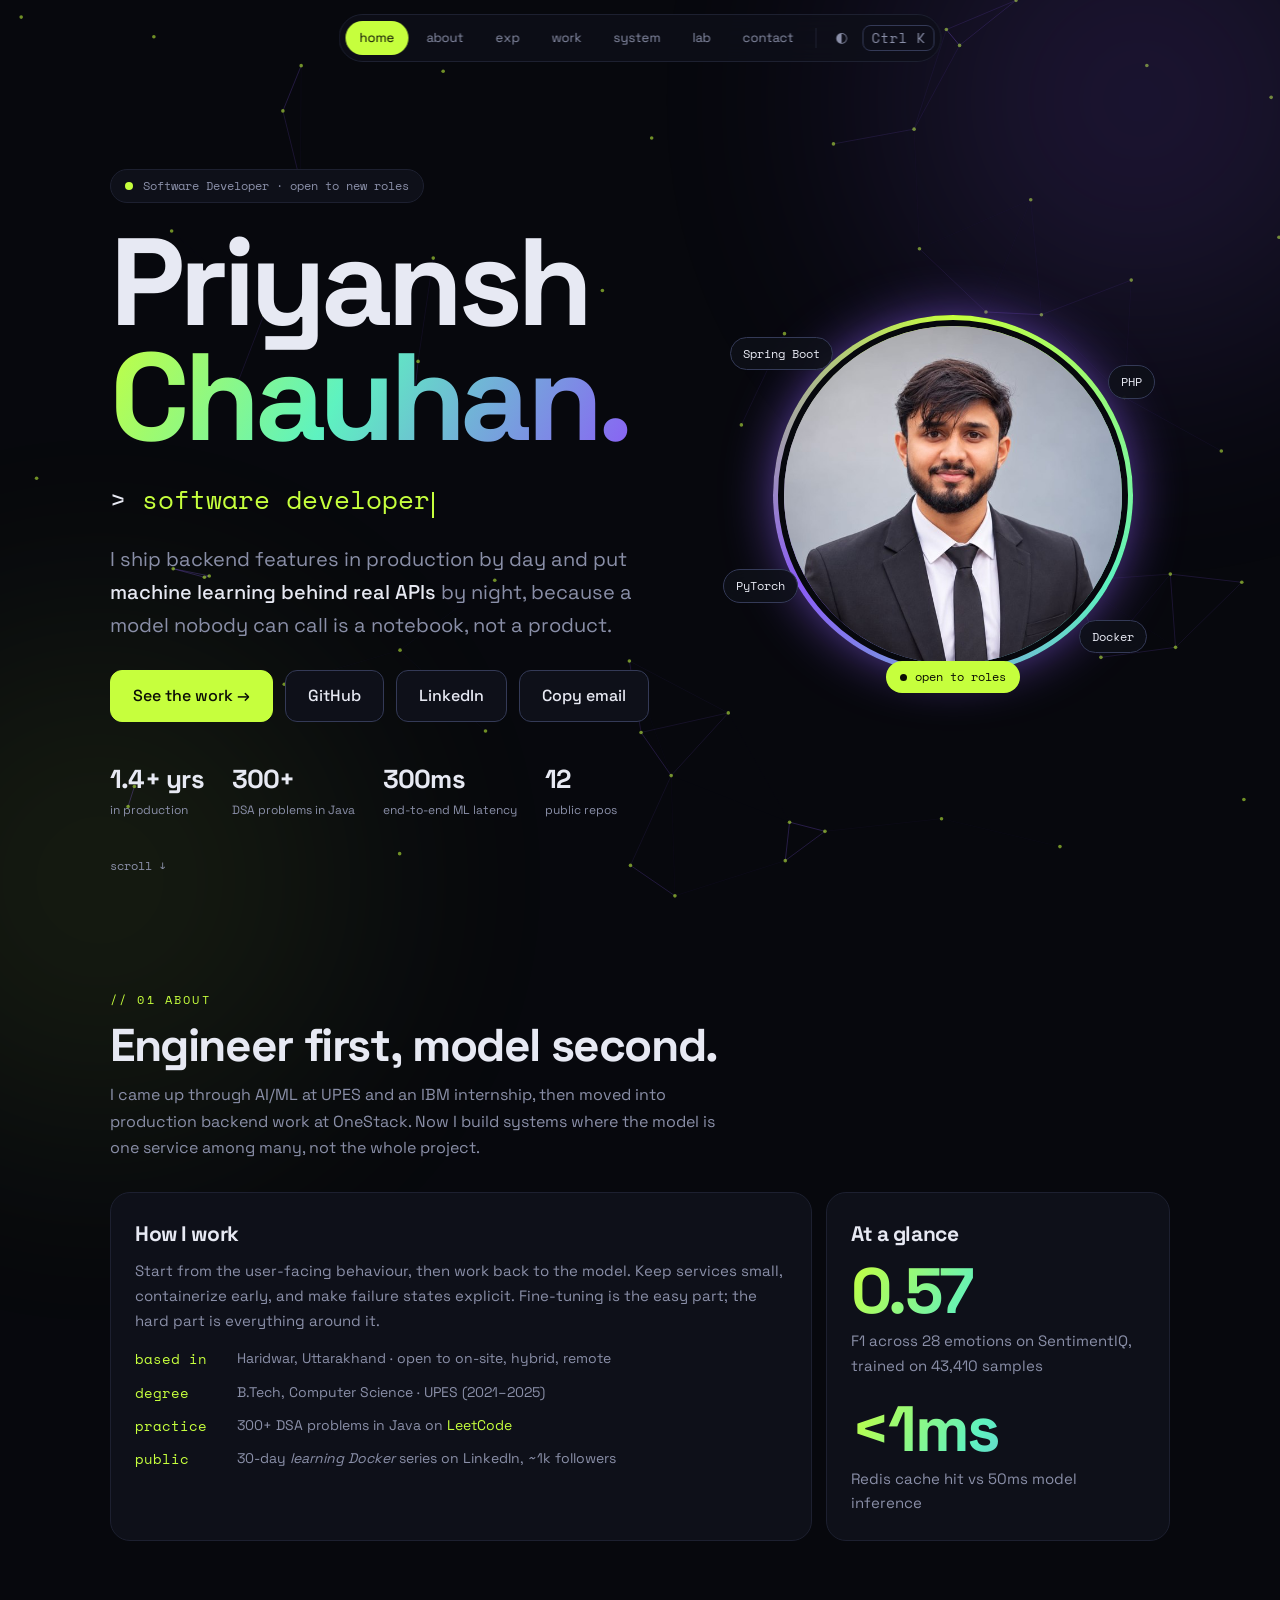
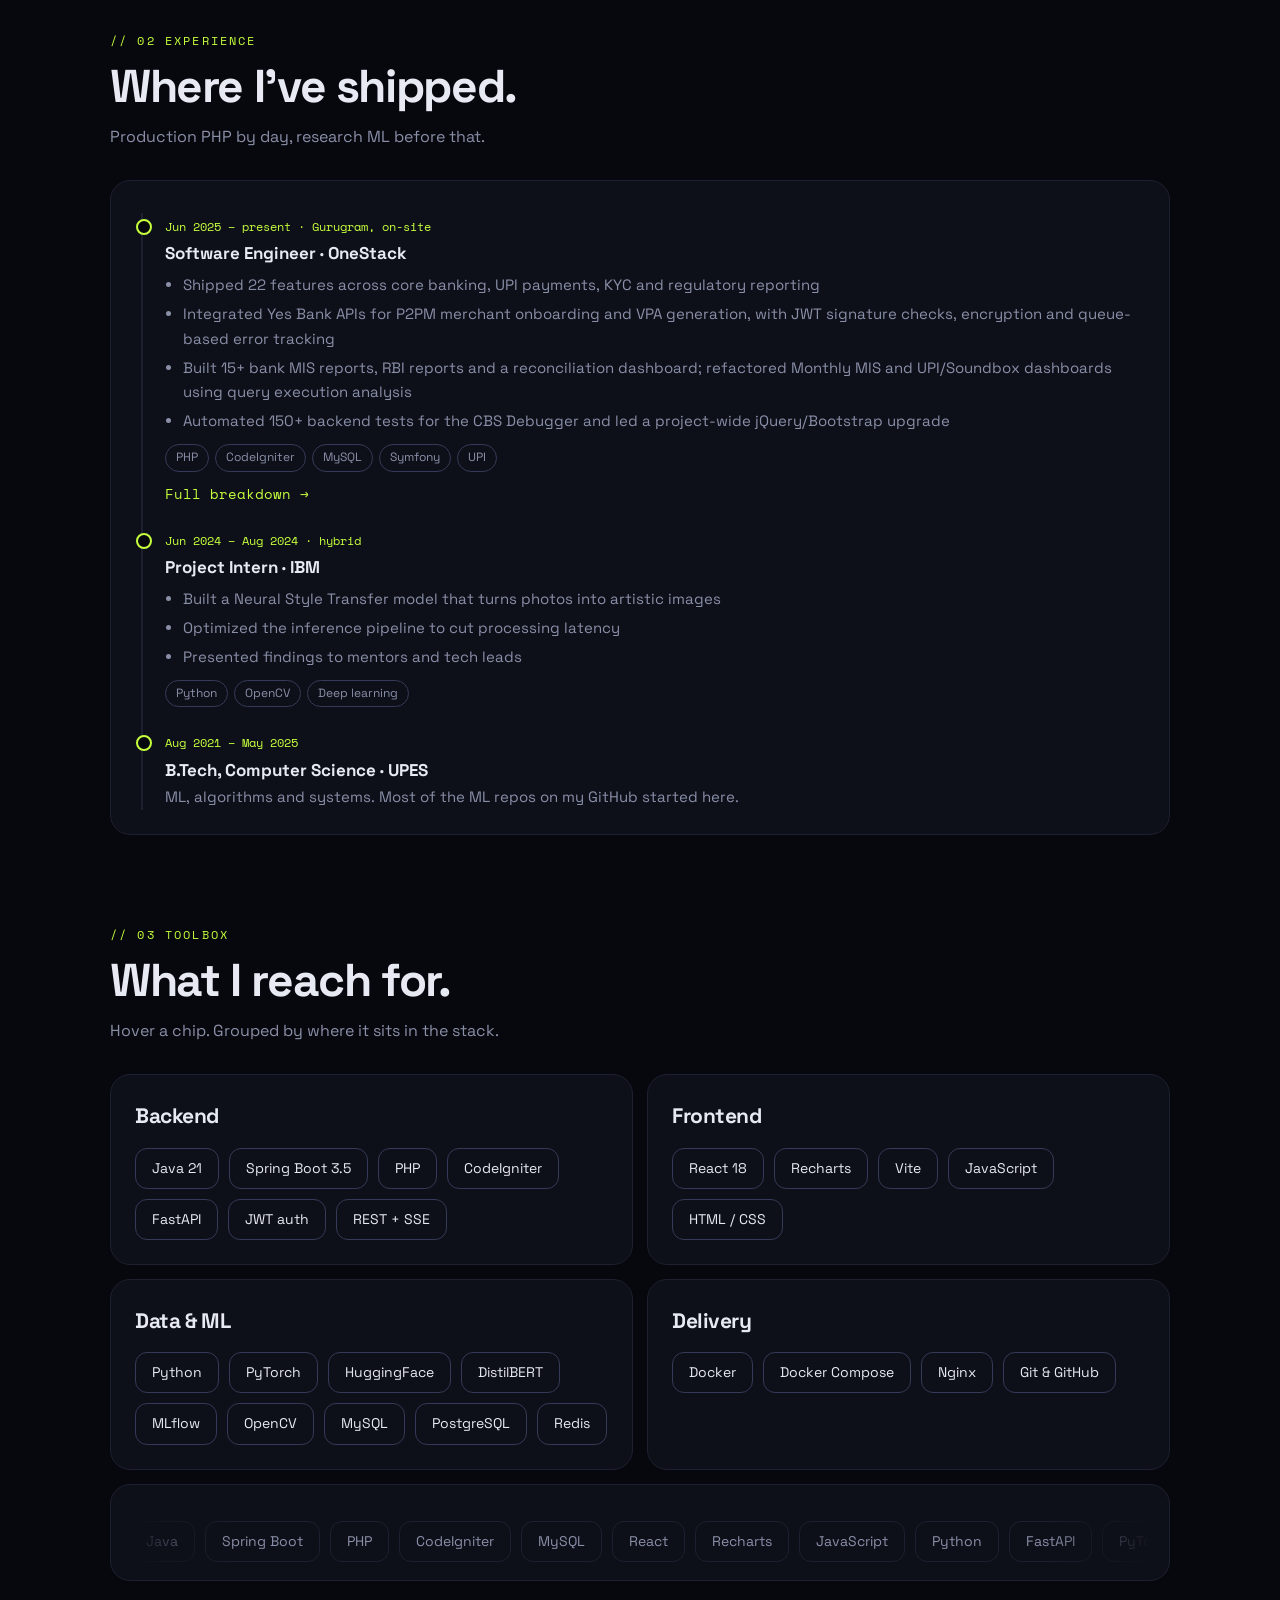
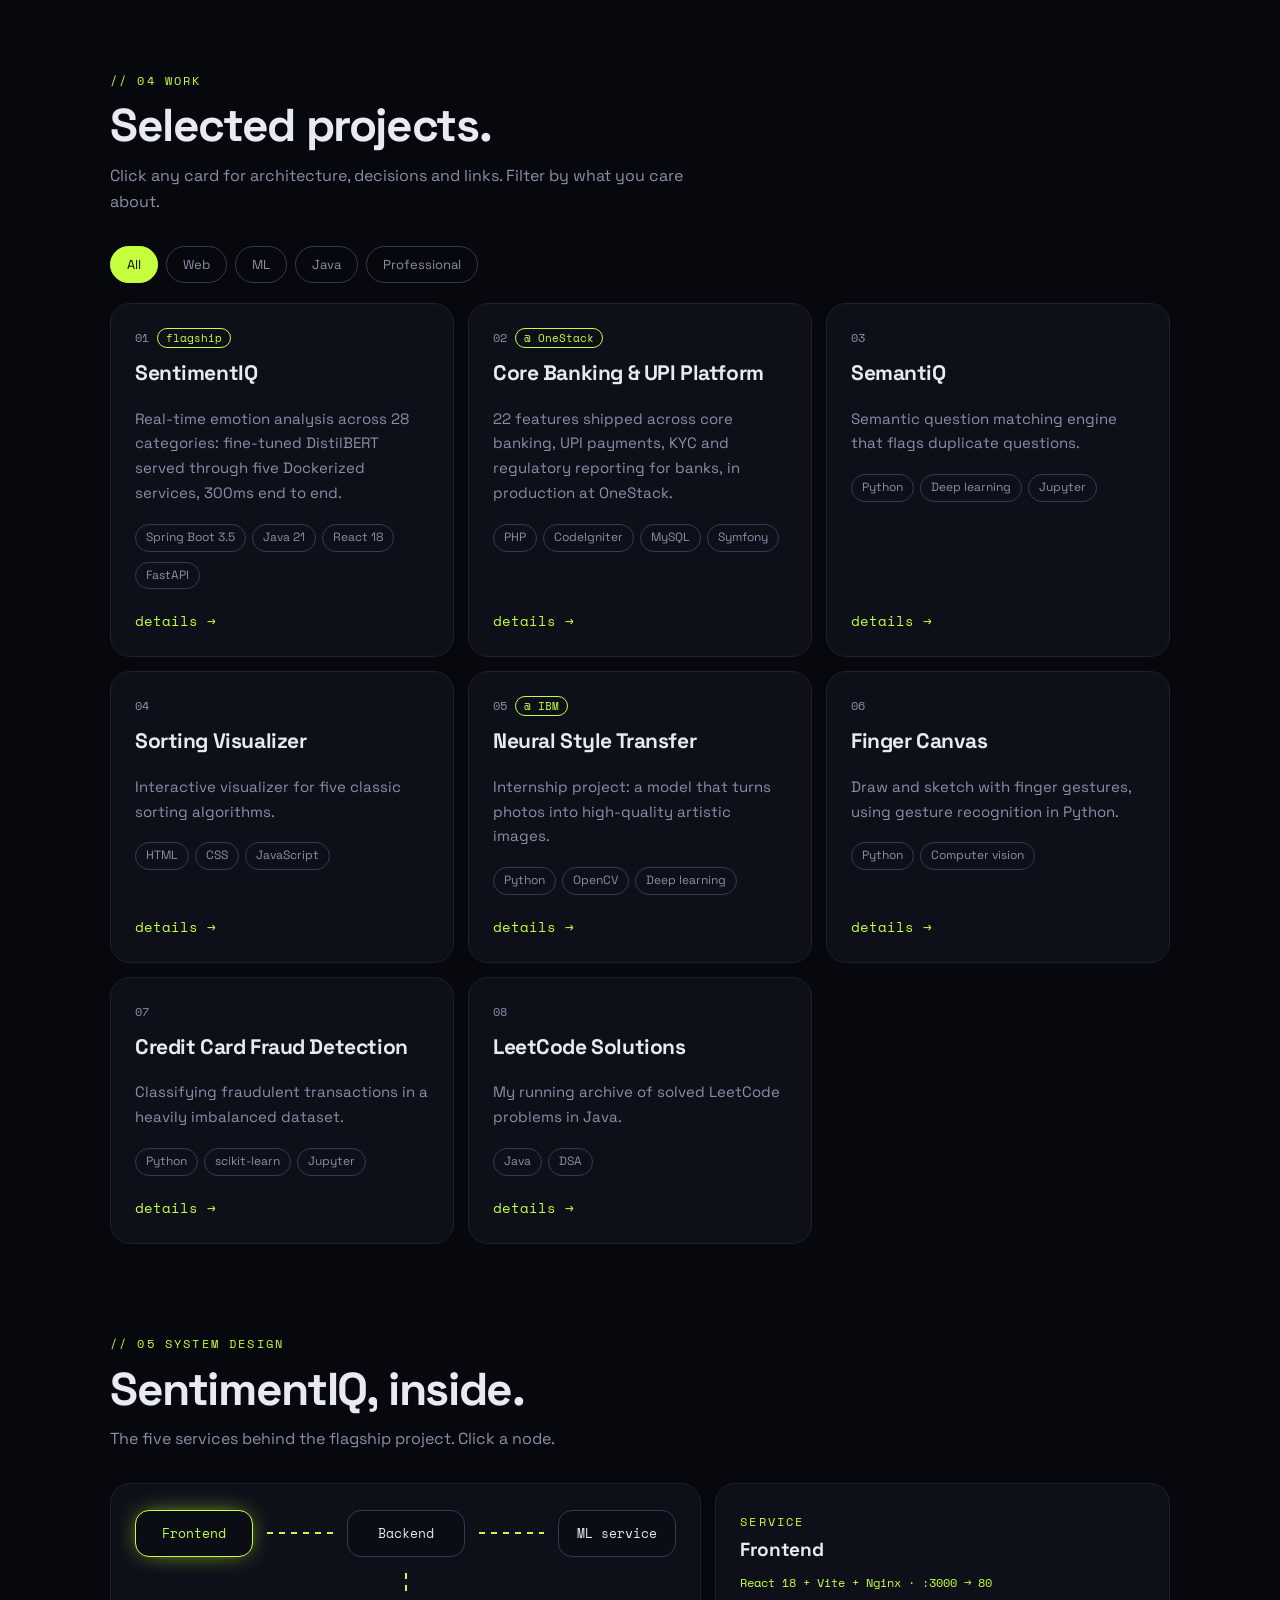
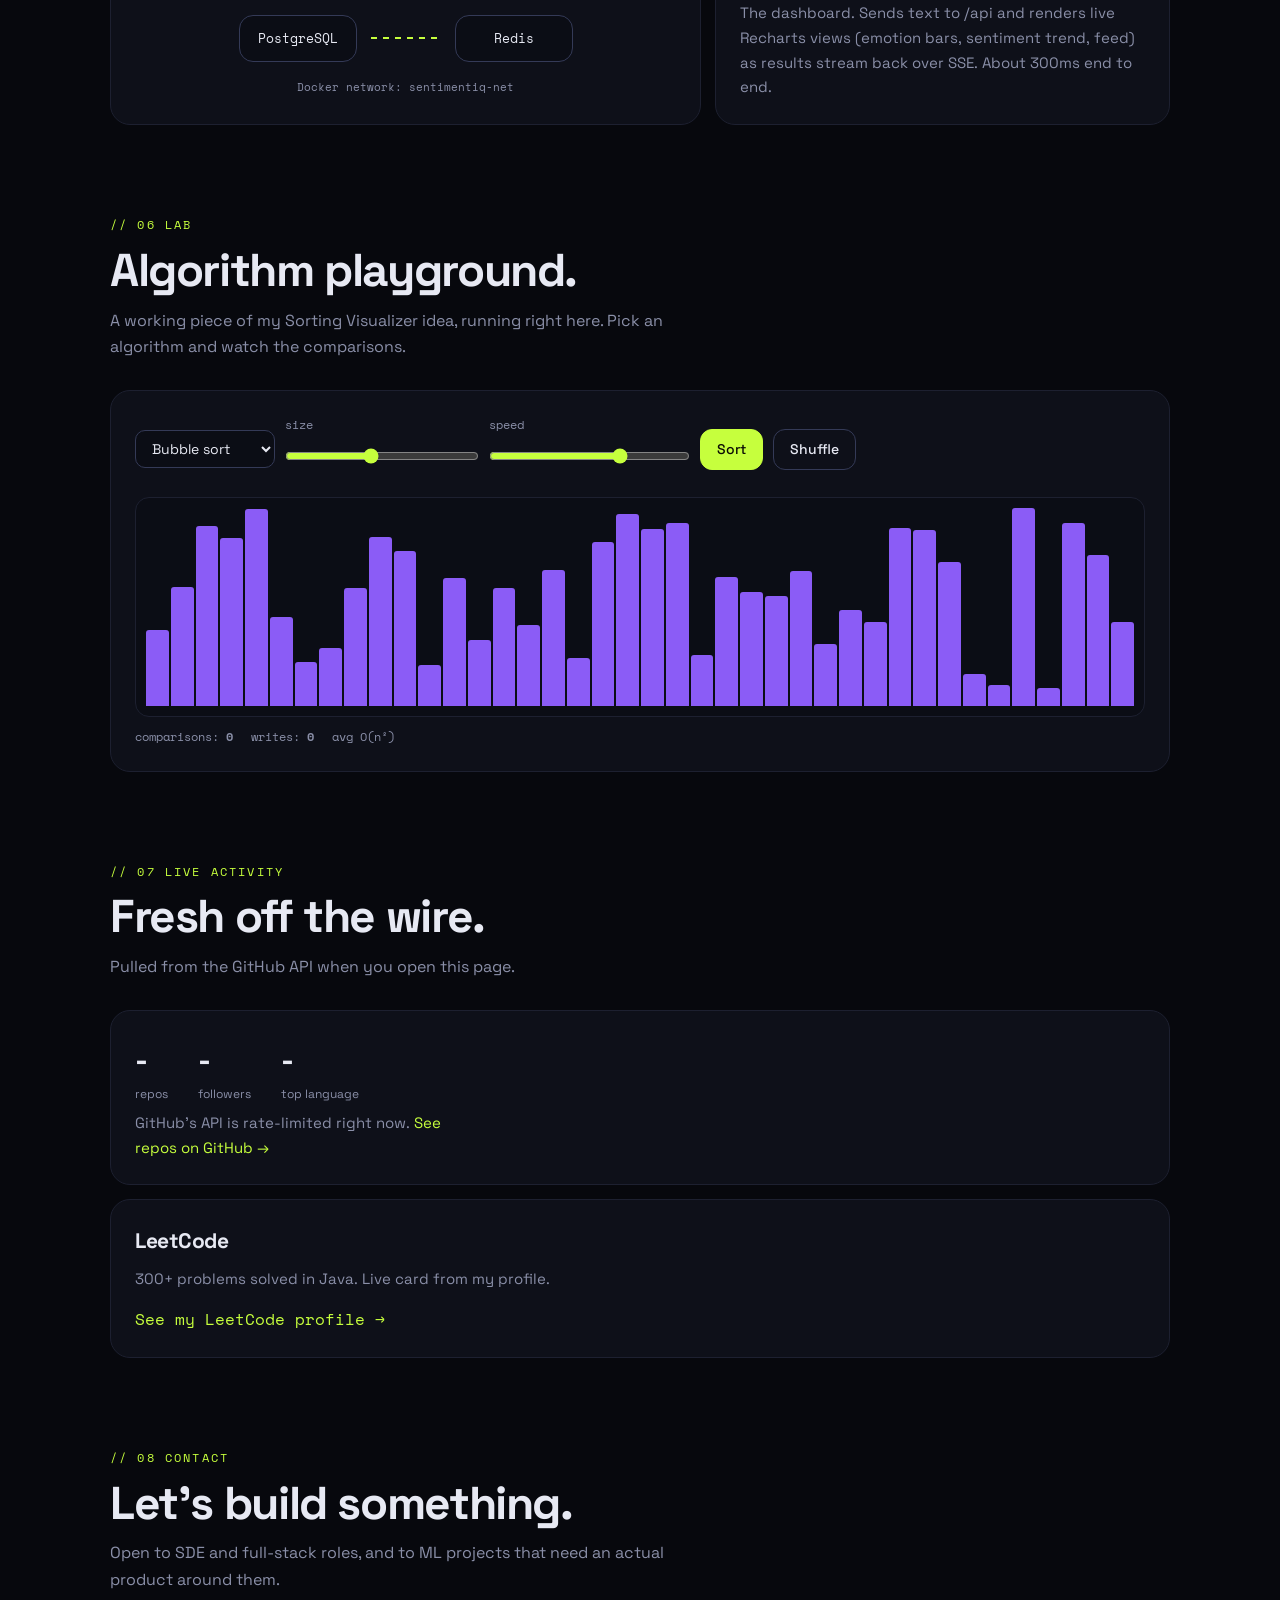
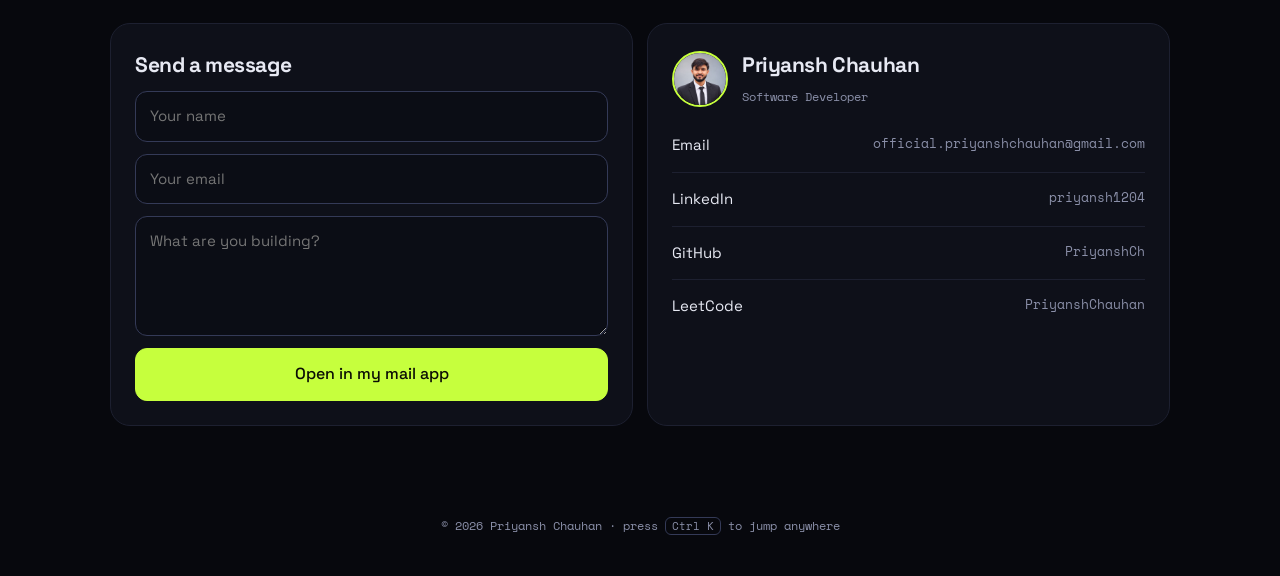
<file: index.html>
<!doctype html>
<html lang="en" data-theme="dark">
<head>
<meta charset="utf-8">
<meta name="viewport" content="width=device-width, initial-scale=1">
<title>Priyansh Chauhan | Full-stack Developer</title>
<meta name="description" content="Full-stack developer putting machine learning behind real APIs and interfaces. Java, Spring Boot, React, Python.">
<meta property="og:title" content="Priyansh Chauhan | Full-stack Developer">
<meta property="og:description" content="Full-stack developer putting machine learning behind real APIs and interfaces.">
<meta property="og:type" content="website">
<meta property="og:image" content="https://priyanshch.github.io/portfolio/img/avatar.jpg?v=2">
<meta property="og:url" content="https://priyanshch.github.io/portfolio/">
<meta name="theme-color" content="#07080d">
<link rel="icon" href="data:image/svg+xml,%3Csvg xmlns='http://www.w3.org/2000/svg' viewBox='0 0 64 64'%3E%3Crect width='64' height='64' rx='14' fill='%2307080d'/%3E%3Ctext x='32' y='44' font-size='34' text-anchor='middle' font-family='monospace' font-weight='700' fill='%23c6ff3d'%3EPC%3C/text%3E%3C/svg%3E">
<link rel="preconnect" href="https://fonts.googleapis.com">
<link rel="preconnect" href="https://fonts.gstatic.com" crossorigin>
<link href="https://fonts.googleapis.com/css2?family=Space+Grotesk:wght@400;500;700&family=Space+Mono:wght@400;700&display=swap" rel="stylesheet">
<link rel="stylesheet" href="style.css?v=3">
<script>try{var t=localStorage.getItem("theme");if(t)document.documentElement.dataset.theme=t}catch(e){}</script>
</head>
<body>
<div id="loader"><div class="box mono">$ booting portfolio...<div class="bar"><i></i></div></div></div>
<div id="progress"></div>
<canvas id="net" aria-hidden="true"></canvas>
<div class="glow g1"></div><div class="glow g2"></div>

<nav aria-label="Primary">
  <a href="#top" data-s="top">home</a>
  <a href="#about" data-s="about">about</a>
  <a href="#experience" data-s="experience" class="hide-m">exp</a>
  <a href="#work" data-s="work">work</a>
  <a href="#architecture" data-s="architecture" class="hide-m">system</a>
  <a href="#lab" data-s="lab" class="hide-m">lab</a>
  <a href="#contact" data-s="contact">contact</a>
  <span class="sep"></span>
  <button class="tool" id="themeBtn" aria-label="Toggle light and dark theme" title="Toggle theme">&#9680;</button>
  <button class="tool kbd mono" id="cmdBtn" aria-label="Open command palette" style="width:auto;padding:0 8px;height:26px;border-radius:8px">Ctrl K</button>
</nav>

<main id="top">
  <header class="hero">
    <div class="hero-grid">
      <div class="hero-text">
      <span class="pill mono"><i></i> Software Developer &middot; open to new roles</span>
      <h1>Priyansh<br><span class="g">Chauhan.</span></h1>
      <p class="role mono">&gt; <b id="typed"></b><span class="caret"></span></p>
      <p class="lead">I ship backend features in production by day and put <b>machine learning behind real APIs</b> by night, because a model nobody can call is a notebook, not a product.</p>
      <div class="cta">
        <a class="btn p" href="#work">See the work &rarr;</a>
        <a class="btn" href="https://github.com/PriyanshCh" target="_blank" rel="noopener">GitHub</a>
        <a class="btn" href="https://www.linkedin.com/in/priyansh1204" target="_blank" rel="noopener">LinkedIn</a>
        <button class="btn" id="copyMail" type="button">Copy email</button>
      </div>
      <div class="hero-stats">
        <div><b>1.4+ yrs</b>in production</div>
        <div><b>300+</b>DSA problems in Java</div>
        <div><b>300ms</b>end-to-end ML latency</div>
        <div><b id="hRepos">12</b>public repos</div>
      </div>
      </div>
      <figure class="avatar" aria-label="Photo of Priyansh Chauhan">
        <div class="ring"><img src="img/avatar.jpg?v=2" alt="Priyansh Chauhan" width="480" height="480"></div>
        <span class="orb o1 mono">Spring Boot</span>
        <span class="orb o2 mono">PHP</span>
        <span class="orb o3 mono">PyTorch</span>
        <span class="orb o4 mono">Docker</span>
        <figcaption class="mono"><i></i> open to roles</figcaption>
      </figure>
    </div>
    <span class="scroll mono">scroll &darr;</span>
  </header>

  <section id="about" class="rv">
    <div class="label mono">// 01 about</div>
    <h2>Engineer first, model second.</h2>
    <p class="sub">I came up through AI/ML at UPES and an IBM internship, then moved into production backend work at OneStack. Now I build systems where the model is one service among many, not the whole project.</p>
    <div class="bento">
      <div class="card s4">
        <h3>How I work</h3>
        <p>Start from the user-facing behaviour, then work back to the model. Keep services small, containerize early, and make failure states explicit. Fine-tuning is the easy part; the hard part is everything around it.</p>
        <ul class="facts">
          <li><span class="mono">based in</span><span>Haridwar, Uttarakhand &middot; open to on-site, hybrid, remote</span></li>
          <li><span class="mono">degree</span><span>B.Tech, Computer Science &middot; UPES (2021&ndash;2025)</span></li>
          <li><span class="mono">practice</span><span>300+ DSA problems in Java on <a href="https://leetcode.com/u/PriyanshChauhan/" target="_blank" rel="noopener" style="color:var(--lime)">LeetCode</a></span></li>
          <li><span class="mono">public</span><span>30-day <i>learning Docker</i> series on LinkedIn, ~1k followers</span></li>
        </ul>
      </div>
      <div class="card s2">
        <h3>At a glance</h3>
        <div class="big" style="margin-top:8px">0.57</div>
        <p style="margin-top:6px">F1 across 28 emotions on SentimentIQ, trained on 43,410 samples</p>
        <div class="big" style="margin-top:18px">&lt;1ms</div>
        <p style="margin-top:6px">Redis cache hit vs 50ms model inference</p>
      </div>
    </div>
  </section>

  <section id="experience" class="rv">
    <div class="label mono">// 02 experience</div>
    <h2>Where I've shipped.</h2>
    <p class="sub">Production PHP by day, research ML before that.</p>
    <div class="bento">
      <div class="card s6">
        <div class="timeline">
          <div>
            <small class="mono">Jun 2025 &ndash; present &middot; Gurugram, on-site</small>
            <b>Software Engineer &middot; OneStack</b>
            <ul style="color:var(--dim);font-size:15px;padding-left:18px;margin-top:6px;display:grid;gap:4px">
              <li>Shipped 22 features across core banking, UPI payments, KYC and regulatory reporting</li>
              <li>Integrated Yes Bank APIs for P2PM merchant onboarding and VPA generation, with JWT signature checks, encryption and queue-based error tracking</li>
              <li>Built 15+ bank MIS reports, RBI reports and a reconciliation dashboard; refactored Monthly MIS and UPI/Soundbox dashboards using query execution analysis</li>
              <li>Automated 150+ backend tests for the CBS Debugger and led a project-wide jQuery/Bootstrap upgrade</li>
            </ul>
            <span class="tag">PHP</span><span class="tag">CodeIgniter</span><span class="tag">MySQL</span><span class="tag">Symfony</span><span class="tag">UPI</span>
            <a href="case.html?id=onestack" class="mono" style="display:block;margin-top:10px;color:var(--lime);font-size:14px">Full breakdown &rarr;</a>
          </div>
          <div>
            <small class="mono">Jun 2024 &ndash; Aug 2024 &middot; hybrid</small>
            <b>Project Intern &middot; IBM</b>
            <ul style="color:var(--dim);font-size:15px;padding-left:18px;margin-top:6px;display:grid;gap:4px">
              <li>Built a Neural Style Transfer model that turns photos into artistic images</li>
              <li>Optimized the inference pipeline to cut processing latency</li>
              <li>Presented findings to mentors and tech leads</li>
            </ul>
            <span class="tag">Python</span><span class="tag">OpenCV</span><span class="tag">Deep learning</span>
          </div>
          <div>
            <small class="mono">Aug 2021 &ndash; May 2025</small>
            <b>B.Tech, Computer Science &middot; UPES</b>
            <span style="color:var(--dim);font-size:15px">ML, algorithms and systems. Most of the ML repos on my GitHub started here.</span>
          </div>
        </div>
      </div>
    </div>
  </section>

  <section id="skills" class="rv">
    <div class="label mono">// 03 toolbox</div>
    <h2>What I reach for.</h2>
    <p class="sub">Hover a chip. Grouped by where it sits in the stack.</p>
    <div class="bento">
      <div class="card s3"><h3>Backend</h3><div class="chips"><span class="chip">Java 21</span><span class="chip">Spring Boot 3.5</span><span class="chip">PHP</span><span class="chip">CodeIgniter</span><span class="chip">FastAPI</span><span class="chip">JWT auth</span><span class="chip">REST + SSE</span></div></div>
      <div class="card s3"><h3>Frontend</h3><div class="chips"><span class="chip">React 18</span><span class="chip">Recharts</span><span class="chip">Vite</span><span class="chip">JavaScript</span><span class="chip">HTML / CSS</span></div></div>
      <div class="card s3"><h3>Data &amp; ML</h3><div class="chips"><span class="chip">Python</span><span class="chip">PyTorch</span><span class="chip">HuggingFace</span><span class="chip">DistilBERT</span><span class="chip">MLflow</span><span class="chip">OpenCV</span><span class="chip">MySQL</span><span class="chip">PostgreSQL</span><span class="chip">Redis</span></div></div>
      <div class="card s3"><h3>Delivery</h3><div class="chips"><span class="chip">Docker</span><span class="chip">Docker Compose</span><span class="chip">Nginx</span><span class="chip">Git &amp; GitHub</span></div></div>
      <div class="card s6" style="padding:18px"><div class="marquee"><div class="track" id="track"></div></div></div>
    </div>
  </section>

  <section id="work" class="rv">
    <div class="label mono">// 04 work</div>
    <h2>Selected projects.</h2>
    <p class="sub">Click any card for architecture, decisions and links. Filter by what you care about.</p>
    <div class="filters" id="filters" role="group" aria-label="Filter projects">
      <button class="on" data-f="all">All</button><button data-f="web">Web</button><button data-f="ml">ML</button><button data-f="java">Java</button><button data-f="work">Professional</button>
    </div>
    <div class="pgrid" id="pgrid"></div>
  </section>

  <section id="architecture" class="rv">
    <div class="label mono">// 05 system design</div>
    <h2>SentimentIQ, inside.</h2>
    <p class="sub">The five services behind the flagship project. Click a node.</p>
    <div class="arch">
      <div class="card diagram" id="diagram">
        <div class="row"><button class="nodeb mono on" data-n="frontend">Frontend</button><span class="link"></span><button class="nodeb mono" data-n="backend">Backend</button><span class="link"></span><button class="nodeb mono" data-n="ml">ML service</button></div>
        <span class="vlink"></span>
        <div class="row"><button class="nodeb mono" data-n="postgres">PostgreSQL</button><span class="link"></span><button class="nodeb mono" data-n="redis">Redis</button></div>
        <span class="mono" style="font-size:11px;color:var(--dim)">Docker network: sentimentiq-net</span>
      </div>
      <div class="card" id="archInfo" aria-live="polite"></div>
    </div>
  </section>

  <section id="lab" class="rv">
    <div class="label mono">// 06 lab</div>
    <h2>Algorithm playground.</h2>
    <p class="sub">A working piece of my Sorting Visualizer idea, running right here. Pick an algorithm and watch the comparisons.</p>
    <div class="card">
      <div class="lab-top">
        <select id="algo" aria-label="Algorithm"><option value="bubble">Bubble sort</option><option value="selection">Selection sort</option><option value="insertion">Insertion sort</option><option value="merge">Merge sort</option><option value="quick">Quick sort</option></select>
        <label class="mono" style="font-size:12px;color:var(--dim)">size <input type="range" id="size" min="10" max="80" value="40"></label>
        <label class="mono" style="font-size:12px;color:var(--dim)">speed <input type="range" id="speed" min="1" max="100" value="70"></label>
        <button class="btn p" id="run" type="button">Sort</button>
        <button class="btn" id="shuffle" type="button">Shuffle</button>
      </div>
      <div id="bars" aria-label="Array bars"></div>
      <div class="lab-info mono"><span>comparisons: <b id="cmp">0</b></span><span>writes: <b id="wr">0</b></span><span id="cplx">avg O(n&sup2;)</span></div>
    </div>
  </section>

  <section id="github" class="rv">
    <div class="label mono">// 07 live activity</div>
    <h2>Fresh off the wire.</h2>
    <p class="sub">Pulled from the GitHub API when you open this page.</p>
    <div class="card">
      <div class="ghstats"><div><b id="gRepos">-</b>repos</div><div><b id="gFol">-</b>followers</div><div><b id="gLang">-</b>top language</div></div>
      <div class="repos" id="repos"><div class="skel"></div><div class="skel"></div><div class="skel"></div></div>
    </div>
    <div class="card" style="margin-top:14px">
      <h3>LeetCode</h3>
      <p>300+ problems solved in Java. Live card from my profile.</p>
      <a href="https://leetcode.com/u/PriyanshChauhan/" target="_blank" rel="noopener" style="display:block;margin-top:14px">
        <img id="lcCard" src="https://leetcard.jacoblin.cool/PriyanshChauhan?theme=dark&amp;font=Space%20Grotesk&amp;ext=heatmap" alt="LeetCode stats for PriyanshChauhan" loading="lazy" style="max-width:100%;border-radius:12px" onerror="this.closest('a').innerHTML='<span class=&quot;mono&quot; style=&quot;color:var(--lime)&quot;>See my LeetCode profile &rarr;</span>'">
      </a>
    </div>
  </section>

  <section id="contact" class="rv">
    <div class="label mono">// 08 contact</div>
    <h2>Let's build something.</h2>
    <p class="sub">Open to SDE and full-stack roles, and to ML projects that need an actual product around them.</p>
    <div class="contact">
      <div class="card">
        <h3>Send a message</h3>
        <form id="form">
          <input name="name" placeholder="Your name" required aria-label="Your name">
          <input name="email" type="email" placeholder="Your email" required aria-label="Your email">
          <textarea name="msg" placeholder="What are you building?" required aria-label="Message"></textarea>
          <button class="btn p" type="submit" style="justify-content:center">Open in my mail app</button>
        </form>
      </div>
      <div class="card">
        <div style="display:flex;align-items:center;gap:14px;margin-bottom:10px"><img src="img/avatar.jpg?v=2" alt="" width="56" height="56" style="border-radius:50%;border:2px solid var(--lime)"><div><h3 style="margin:0">Priyansh Chauhan</h3><span class="mono" style="font-size:12px;color:var(--dim)">Software Developer</span></div></div>
        <a class="rowlink" href="mailto:official.priyanshchauhan@gmail.com"><span>Email</span><span class="mono">official.priyanshchauhan@gmail.com</span></a>
        <a class="rowlink" href="https://www.linkedin.com/in/priyansh1204" target="_blank" rel="noopener"><span>LinkedIn</span><span class="mono">priyansh1204</span></a>
        <a class="rowlink" href="https://github.com/PriyanshCh" target="_blank" rel="noopener"><span>GitHub</span><span class="mono">PriyanshCh</span></a>
        <a class="rowlink" href="https://leetcode.com/u/PriyanshChauhan/" target="_blank" rel="noopener"><span>LeetCode</span><span class="mono">PriyanshChauhan</span></a>
      </div>
    </div>
  </section>
</main>
<footer class="mono">&copy; <span id="yr"></span> Priyansh Chauhan &middot; press <span class="kbd">Ctrl K</span> to jump anywhere</footer>

<button id="top-btn" aria-label="Back to top">&uarr;</button>
<dialog id="modal" aria-label="Project details"><button class="mclose" id="mclose" aria-label="Close">&times;</button><div class="mbody" id="mbody"></div></dialog>
<dialog id="palette" aria-label="Command palette"><input id="pin" placeholder="Type a command or section..." aria-label="Command"><ul id="plist"></ul></dialog>
<div id="toast" role="status"></div>
<script src="data.js?v=3"></script>
<script src="app.js?v=4"></script>
</body>
</html>
</file>
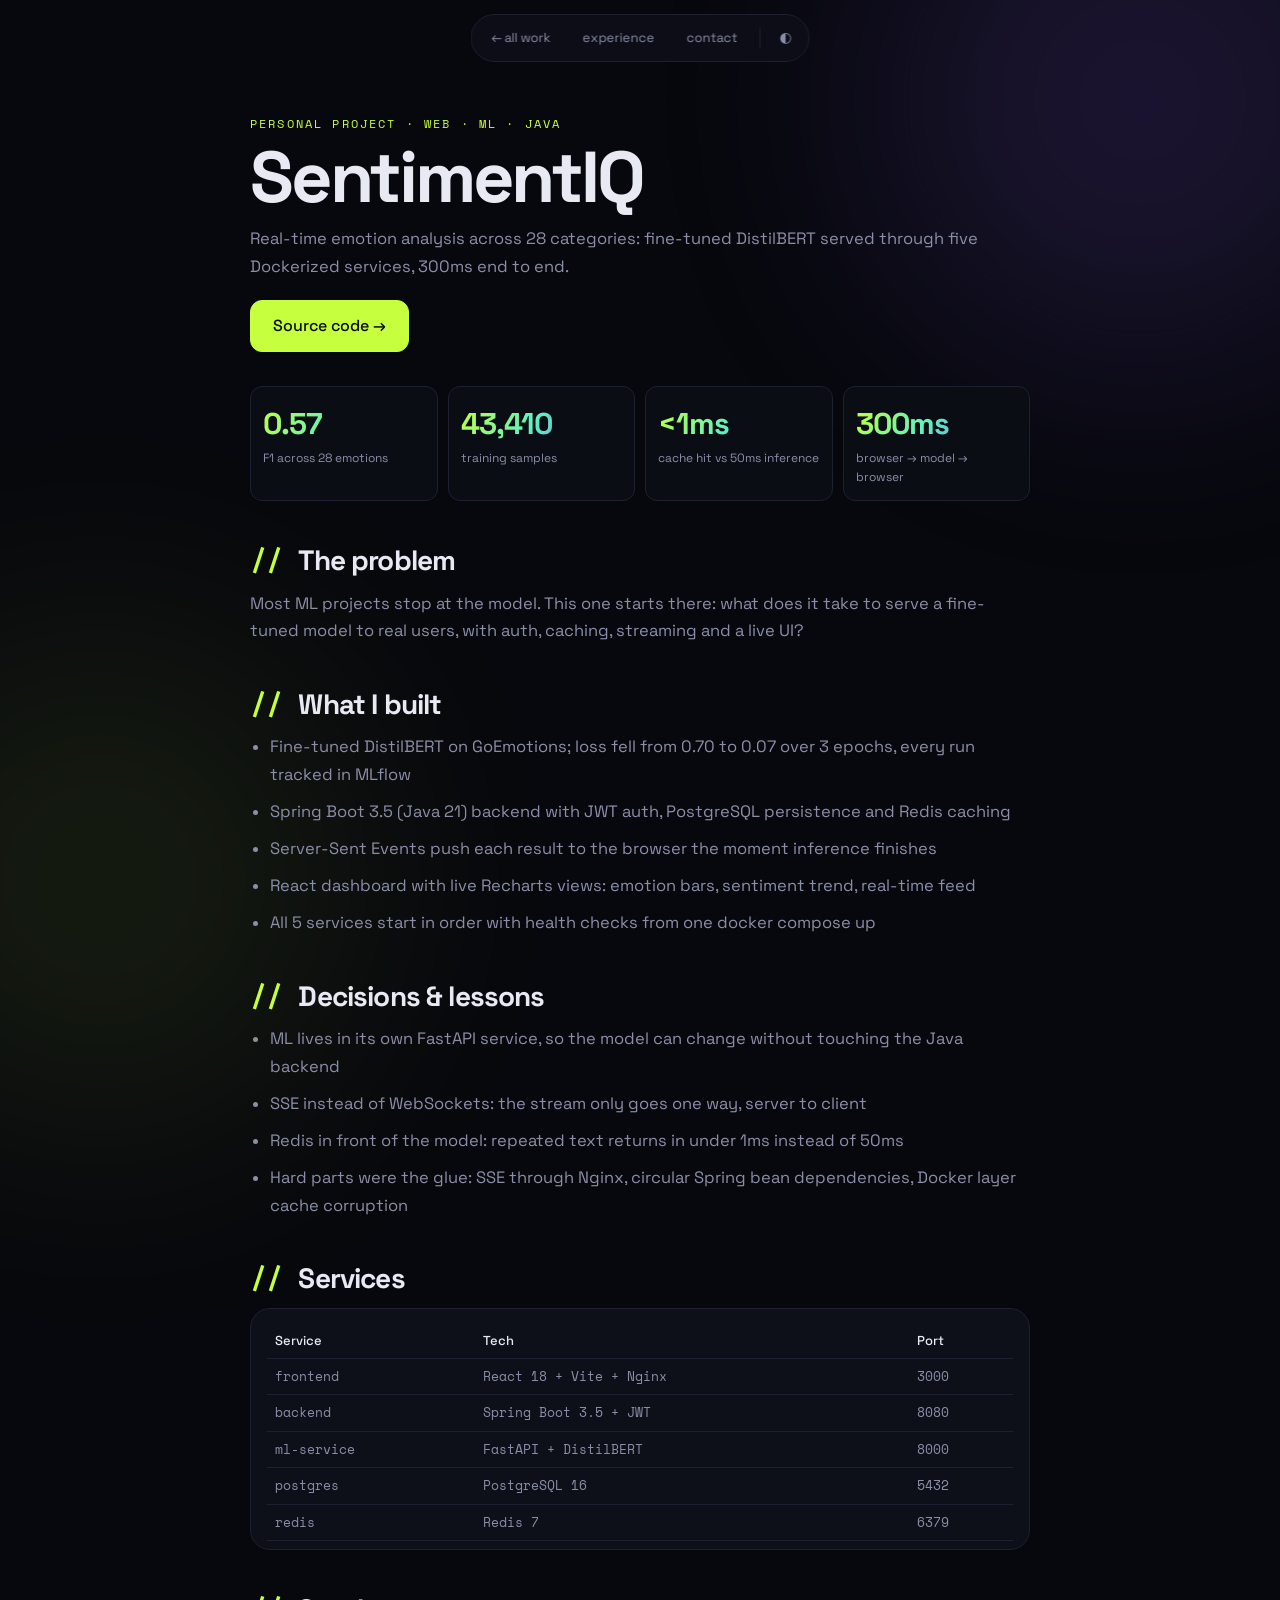
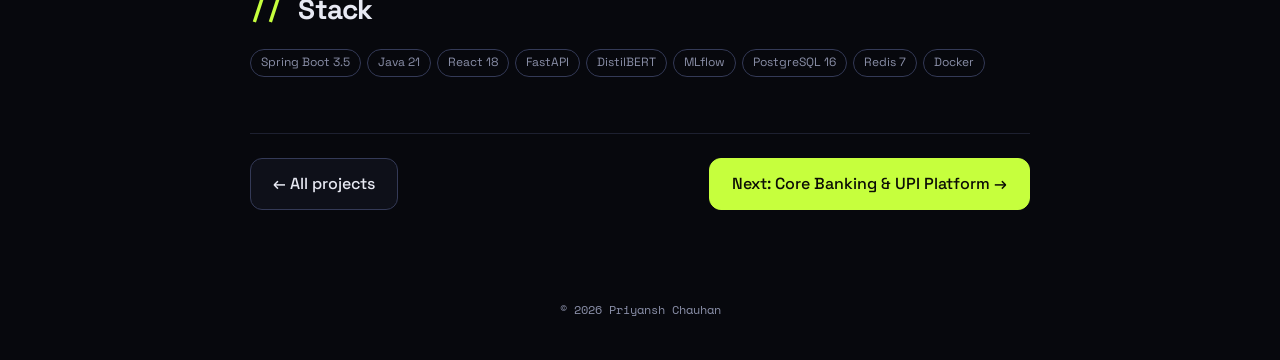
<file: case.html>
<!doctype html>
<html lang="en" data-theme="dark">
<head>
<meta charset="utf-8">
<meta name="viewport" content="width=device-width, initial-scale=1">
<title>Case study | Priyansh Chauhan</title>
<meta name="description" content="Project case study by Priyansh Chauhan.">
<meta name="theme-color" content="#07080d">
<link rel="icon" href="data:image/svg+xml,%3Csvg xmlns='http://www.w3.org/2000/svg' viewBox='0 0 64 64'%3E%3Crect width='64' height='64' rx='14' fill='%2307080d'/%3E%3Ctext x='32' y='44' font-size='34' text-anchor='middle' font-family='monospace' font-weight='700' fill='%23c6ff3d'%3EPC%3C/text%3E%3C/svg%3E">
<link rel="preconnect" href="https://fonts.googleapis.com">
<link rel="preconnect" href="https://fonts.gstatic.com" crossorigin>
<link href="https://fonts.googleapis.com/css2?family=Space+Grotesk:wght@400;500;700&family=Space+Mono:wght@400;700&display=swap" rel="stylesheet">
<link rel="stylesheet" href="style.css?v=3">
<script>try{var t=localStorage.getItem("theme");if(t)document.documentElement.dataset.theme=t}catch(e){}</script>
<style>
.cs{max-width:820px;margin:0 auto;padding:110px 20px 60px;position:relative;z-index:1}
.cs h1{font-size:clamp(38px,7vw,72px);margin:8px 0 14px}
.cs .lead{max-width:none}
.cs h2{font-size:clamp(22px,3vw,28px);margin:44px 0 14px}
.cs h2::before{content:"// ";color:var(--lime);font-family:"Space Mono"}
.cs ul{padding-left:20px;color:var(--dim);display:grid;gap:10px;font-size:16.5px}
.cs ul b{color:var(--text);font-weight:500}
.cs p{color:var(--dim);font-size:16.5px}
.cs .mstats b{font-size:30px}
.next{display:flex;justify-content:space-between;gap:12px;flex-wrap:wrap;margin-top:56px;padding-top:24px;border-top:1px solid var(--line)}
</style>
</head>
<body>
<div id="progress"></div>
<div class="glow g1"></div><div class="glow g2"></div>
<nav aria-label="Primary">
  <a href="index.html#work">&larr; all work</a>
  <a href="index.html#experience" class="hide-m">experience</a>
  <a href="index.html#contact">contact</a>
  <span class="sep"></span>
  <button class="tool" id="themeBtn" aria-label="Toggle light and dark theme">&#9680;</button>
</nav>
<main class="cs" id="cs"></main>
<footer class="mono">&copy; <span id="yr"></span> Priyansh Chauhan</footer>
<script src="data.js?v=3"></script>
<script>
const $ = (s) => document.querySelector(s);
$("#yr").textContent = new Date().getFullYear();
$("#themeBtn").addEventListener("click", () => {
  const t = document.documentElement.dataset.theme === "light" ? "dark" : "light";
  document.documentElement.dataset.theme = t;
  try { localStorage.setItem("theme", t); } catch {}
});
addEventListener("scroll", () => {
  const h = document.documentElement;
  $("#progress").style.width = (h.scrollTop / Math.max(1, h.scrollHeight - h.clientHeight)) * 100 + "%";
}, { passive: true });

const id = new URLSearchParams(location.search).get("id");
const idx = Math.max(0, PROJECTS.findIndex((p) => p.id === id));
const p = PROJECTS[idx], d = p.detail, nxt = PROJECTS[(idx + 1) % PROJECTS.length];
const list = (a) => `<ul>${a.map((x) => `<li>${x}</li>`).join("")}</ul>`;
document.title = `${p.name} | Priyansh Chauhan`;
$("#cs").innerHTML = `
  <span class="label mono">${p.work ? "work @ " + p.work : "personal project"} · ${p.tags.filter((t) => t !== "work").join(" · ")}</span>
  <h1>${p.name}</h1>
  <p class="lead">${p.blurb}</p>
  <div class="cta" style="margin-top:20px">
    ${p.repo ? `<a class="btn p" href="${p.repo}" target="_blank" rel="noopener">Source code &rarr;</a>` : ""}
    ${p.live ? `<a class="btn" href="${p.live}" target="_blank" rel="noopener">Live demo</a>` : ""}
  </div>
  ${d.metrics ? `<div class="mstats" style="margin-top:34px">${d.metrics.map(([v, l]) => `<div><b>${v}</b>${l}</div>`).join("")}</div>` : ""}
  <h2>The problem</h2><p>${d.problem}</p>
  <h2>What I built</h2>${list(d.built)}
  ${d.decisions.length ? `<h2>Decisions &amp; lessons</h2>${list(d.decisions)}` : ""}
  ${d.table ? `<h2>Services</h2><div class="card" style="padding:8px 16px;overflow-x:auto"><table><tr><th>Service</th><th>Tech</th><th>Port</th></tr>${d.table.map((r) => `<tr>${r.map((c) => `<td class="mono">${c}</td>`).join("")}</tr>`).join("")}</table></div>` : ""}
  <h2>Stack</h2><div>${p.stack.map((s) => `<span class="tag">${s}</span>`).join("")}</div>
  <div class="next">
    <a class="btn" href="index.html#work">&larr; All projects</a>
    <a class="btn p" href="case.html?id=${nxt.id}">Next: ${nxt.name} &rarr;</a>
  </div>`;
</script>
</body>
</html>
</file>
<file: style.css>
:root{
  --bg:#07080d;--bg2:#0b0d15;--card:#0e1019;--line:#1d2030;--line2:#343a57;
  --text:#e7e9f3;--dim:#8a8fa8;--lime:#c6ff3d;--violet:#8b5cf6;--ink:#0b0d05;
  --net:139,92,246;--dot:198,255,61;
  --grad:linear-gradient(120deg,var(--lime),#5ef2c0 45%,var(--violet));
}
:root[data-theme="light"]{
  --bg:#f5f6fb;--bg2:#eceef7;--card:#ffffff;--line:#dcdfee;--line2:#b9bfdc;
  --text:#14172a;--dim:#5b6180;--lime:#4d7c0f;--violet:#6d3fe0;--ink:#ffffff;
  --net:109,63,224;--dot:77,124,15;
  --grad:linear-gradient(120deg,#4d7c0f,#0f9d7a 45%,#6d3fe0);
}
*{box-sizing:border-box;margin:0}
html{scroll-behavior:smooth;scroll-padding-top:80px}
body{background:var(--bg);color:var(--text);font:16px/1.65 "Space Grotesk",system-ui,sans-serif;overflow-x:hidden;transition:background .3s,color .3s}
a{color:inherit;text-decoration:none}
button{font:inherit;color:inherit;cursor:pointer;background:none;border:0}
.mono{font-family:"Space Mono",ui-monospace,Consolas,monospace}
:focus-visible{outline:2px solid var(--lime);outline-offset:3px;border-radius:6px}

#net{position:fixed;inset:0;width:100%;height:100%;z-index:0;pointer-events:none}
.glow{position:fixed;width:520px;height:520px;border-radius:50%;filter:blur(130px);opacity:.16;z-index:0;pointer-events:none}
.g1{background:var(--violet);top:-160px;right:-120px}.g2{background:var(--lime);bottom:-240px;left:-160px;opacity:.08}
#progress{position:fixed;top:0;left:0;height:3px;width:0;background:var(--grad);z-index:60}

/* loader */
#loader{position:fixed;inset:0;z-index:100;background:var(--bg);display:grid;place-items:center;transition:opacity .5s,visibility .5s}
#loader.done{opacity:0;visibility:hidden}
#loader .box{font-size:14px;color:var(--dim);width:min(340px,80vw)}
#loader .bar{height:3px;background:var(--line);margin-top:14px;border-radius:3px;overflow:hidden}
#loader .bar i{display:block;height:100%;width:0;background:var(--grad);animation:load 1.1s ease forwards}
@keyframes load{to{width:100%}}

/* nav */
nav{position:fixed;top:14px;left:50%;transform:translateX(-50%);z-index:50;display:flex;align-items:center;gap:4px;padding:6px;border:1px solid var(--line);border-radius:999px;background:color-mix(in srgb,var(--card) 80%,transparent);backdrop-filter:blur(14px);max-width:calc(100vw - 20px)}
nav a{padding:6px 14px;border-radius:999px;font-size:13px;color:var(--dim);transition:.2s;white-space:nowrap}
nav a:hover{color:var(--text);background:var(--line)}
nav a.on{color:var(--ink);background:var(--lime)}
nav .tool{width:34px;height:34px;border-radius:50%;display:grid;place-items:center;color:var(--dim);font-size:14px}
nav .tool:hover{background:var(--line);color:var(--text)}
nav .sep{width:1px;height:20px;background:var(--line);margin:0 4px}
.kbd{border:1px solid var(--line2);border-radius:6px;padding:0 6px;font-size:11px;color:var(--dim)}

main{position:relative;z-index:1;max-width:1100px;margin:0 auto;padding:0 20px 60px}
section{padding:90px 0 0}
.label{font-size:12px;color:var(--lime);letter-spacing:.18em;text-transform:uppercase;margin-bottom:10px}
h2{font-size:clamp(28px,4.5vw,46px);letter-spacing:-.03em;line-height:1.1;margin-bottom:12px}
.sub{color:var(--dim);max-width:620px;margin-bottom:30px}

/* hero */
.hero{min-height:100vh;display:flex;flex-direction:column;justify-content:center;gap:22px;padding-top:90px;position:relative}
.pill{align-self:flex-start;display:inline-flex;align-items:center;gap:10px;padding:6px 14px;border:1px solid var(--line);border-radius:999px;font-size:12px;color:var(--dim);background:var(--card)}
.pill i{width:8px;height:8px;border-radius:50%;background:var(--lime);animation:ping 2s infinite}
@keyframes ping{0%{box-shadow:0 0 0 0 var(--lime)}70%,100%{box-shadow:0 0 0 10px transparent}}
h1{font-size:clamp(48px,11vw,124px);line-height:.93;letter-spacing:-.045em;font-weight:700}
h1 .g,.big{background:var(--grad);-webkit-background-clip:text;background-clip:text;color:transparent}
.role{font-size:clamp(18px,3vw,26px);min-height:1.6em}
.role b{color:var(--lime);font-weight:500}
.caret{display:inline-block;width:2px;height:1em;background:var(--lime);vertical-align:text-bottom;margin-left:2px;animation:blink 1s steps(1) infinite}
@keyframes blink{50%{opacity:0}}
.lead{max-width:580px;font-size:clamp(16px,2vw,20px);color:var(--dim)}
.lead b{color:var(--text);font-weight:500}
.cta{display:flex;flex-wrap:wrap;gap:12px;margin-top:6px}
.btn{padding:12px 22px;border-radius:12px;font-weight:500;border:1px solid var(--line2);transition:.2s;display:inline-flex;align-items:center;gap:8px;background:var(--card)}
.btn.p{background:var(--lime);color:var(--ink);border-color:var(--lime)}
.btn:hover{transform:translateY(-2px);box-shadow:0 10px 30px -10px var(--lime)}
.hero-stats{display:flex;gap:28px;flex-wrap:wrap;margin-top:14px}
.hero-stats div{font-size:12px;color:var(--dim)}
.hero-stats b{display:block;font-size:26px;color:var(--text);font-family:"Space Grotesk";letter-spacing:-.03em}
.scroll{position:absolute;bottom:24px;left:0;font-size:12px;color:var(--dim)}

/* cards */
.bento{display:grid;grid-template-columns:repeat(6,1fr);gap:14px}
.card{background:var(--card);border:1px solid var(--line);border-radius:20px;padding:24px;position:relative;overflow:hidden;transition:border-color .25s,transform .25s}
.card::before{content:"";position:absolute;inset:0;background:radial-gradient(420px circle at var(--mx,50%) var(--my,0%),color-mix(in srgb,var(--lime) 12%,transparent),transparent 60%);opacity:0;transition:opacity .3s;pointer-events:none}
.card:hover{border-color:var(--line2)}.card:hover::before{opacity:1}
.s2{grid-column:span 2}.s3{grid-column:span 3}.s4{grid-column:span 4}.s6{grid-column:span 6}
.card h3{font-size:21px;letter-spacing:-.02em;margin-bottom:8px}
.card p{color:var(--dim);font-size:15px}
.tag{display:inline-block;margin:10px 6px 0 0;padding:3px 10px;border:1px solid var(--line2);border-radius:999px;font-size:12px;color:var(--dim)}
.big{font-size:clamp(40px,6vw,64px);font-weight:700;letter-spacing:-.04em;line-height:1}

/* about */
.facts{list-style:none;padding:0;margin-top:14px;display:grid;gap:10px}
.facts li{display:flex;gap:12px;font-size:14px;color:var(--dim)}
.facts li span:first-child{color:var(--lime);min-width:90px}
.timeline{border-left:2px solid var(--line);margin:8px 0 0 6px;padding-left:22px;display:grid;gap:22px}
.timeline div{position:relative}
.timeline div::before{content:"";position:absolute;left:-29px;top:6px;width:12px;height:12px;border-radius:50%;background:var(--bg);border:2px solid var(--lime)}
.timeline small{color:var(--lime);font-size:12px}
.timeline b{display:block;font-size:17px}

/* skills */
.chips{display:flex;flex-wrap:wrap;gap:10px;margin-top:14px}
.chip{padding:8px 16px;border:1px solid var(--line2);border-radius:12px;font-size:14px;transition:.2s;cursor:default}
.chip:hover{border-color:var(--lime);color:var(--lime);transform:translateY(-2px)}
.marquee{overflow:hidden;mask:linear-gradient(90deg,transparent,#000 10%,#000 90%,transparent);margin-top:18px}
.track{display:flex;gap:10px;width:max-content;animation:slide 30s linear infinite}
.marquee:hover .track{animation-play-state:paused}
.track span{padding:8px 16px;border:1px solid var(--line);border-radius:12px;white-space:nowrap;font-size:14px;color:var(--dim)}
@keyframes slide{to{transform:translateX(-50%)}}

/* projects */
.filters{display:flex;flex-wrap:wrap;gap:8px;margin-bottom:20px}
.filters button{padding:7px 16px;border:1px solid var(--line2);border-radius:999px;font-size:13px;color:var(--dim);transition:.2s}
.filters button:hover{color:var(--text)}
.filters button.on{background:var(--lime);color:var(--ink);border-color:var(--lime)}
.pgrid{display:grid;grid-template-columns:repeat(auto-fill,minmax(300px,1fr));gap:14px}
.proj{display:flex;flex-direction:column;gap:8px;cursor:pointer;text-align:left;min-height:230px;transition:transform .25s,border-color .25s,opacity .3s}
.proj:hover{transform:translateY(-4px)}
.proj.hide{display:none}
.proj .n{font-size:12px;color:var(--dim)}
.proj .star{color:var(--lime);font-size:11px;border:1px solid var(--lime);padding:1px 8px;border-radius:999px;margin-left:8px}
.proj .more{margin-top:auto;color:var(--lime);font-size:14px;padding-top:12px}

/* modal */
dialog{margin:auto;border:1px solid var(--line2);border-radius:22px;background:var(--card);color:var(--text);padding:0;width:min(720px,calc(100vw - 24px));max-height:88vh;overflow:auto}
dialog::backdrop{background:rgba(3,4,8,.7);backdrop-filter:blur(6px)}
.mbody{padding:28px}
.mclose{position:absolute;top:14px;right:14px;width:34px;height:34px;border-radius:50%;border:1px solid var(--line2)}
.mclose:hover{background:var(--line)}
.mbody h3{font-size:28px;letter-spacing:-.03em;margin-bottom:6px}
.mbody h4{font-size:12px;letter-spacing:.14em;text-transform:uppercase;color:var(--lime);margin:20px 0 6px;font-family:"Space Mono"}
.mbody ul{padding-left:18px;color:var(--dim);display:grid;gap:4px;font-size:15px}
.mbody p{color:var(--dim)}
table{width:100%;border-collapse:collapse;font-size:13px;margin-top:6px}
td,th{padding:7px 8px;border-bottom:1px solid var(--line);text-align:left;color:var(--dim)}
th{color:var(--text);font-weight:500}

/* architecture */
.arch{display:grid;grid-template-columns:1.3fr 1fr;gap:14px}
.diagram{display:grid;gap:14px;justify-items:center}
.row{display:flex;gap:14px;align-items:center;justify-content:center;flex-wrap:wrap;width:100%}
.nodeb{padding:12px 18px;border:1px solid var(--line2);border-radius:14px;background:var(--bg2);font-size:13px;transition:.2s;min-width:118px;text-align:center}
.nodeb:hover,.nodeb.on{border-color:var(--lime);color:var(--lime);box-shadow:0 0 24px -8px var(--lime)}
.link{flex:1;min-width:28px;max-width:70px;height:2px;background:repeating-linear-gradient(90deg,var(--lime) 0 6px,transparent 6px 12px);background-size:24px 2px;animation:dash 1s linear infinite}
.vlink{width:2px;height:22px;background:repeating-linear-gradient(180deg,var(--lime) 0 6px,transparent 6px 12px);background-size:2px 24px;animation:vdash 1s linear infinite}
@keyframes dash{to{background-position:24px 0}}@keyframes vdash{to{background-position:0 24px}}
#archInfo h3{font-size:19px}
#archInfo .port{font-size:12px;color:var(--lime);margin-bottom:8px;display:block}

/* playground */
.lab-top{display:flex;flex-wrap:wrap;gap:10px;align-items:center;margin-bottom:14px}
select,input[type=range]{accent-color:var(--lime)}
select{background:var(--bg2);color:var(--text);border:1px solid var(--line2);border-radius:10px;padding:8px 12px;font:inherit;font-size:14px}
.lab-top .btn{padding:8px 16px;font-size:14px}
#bars{display:flex;align-items:flex-end;gap:2px;height:220px;padding:10px;border:1px solid var(--line);border-radius:14px;background:var(--bg2)}
#bars i{flex:1;background:var(--violet);border-radius:3px 3px 0 0;transition:height .05s}
#bars i.cmp{background:var(--lime)}#bars i.ok{background:#5ef2c0}
.lab-info{margin-top:10px;font-size:12px;color:var(--dim);display:flex;gap:18px;flex-wrap:wrap}

/* github live */
.repos{display:grid;grid-template-columns:repeat(auto-fill,minmax(250px,1fr));gap:12px;margin-top:6px}
.repo{padding:16px;border:1px solid var(--line);border-radius:14px;background:var(--bg2);transition:.2s;display:block}
.repo:hover{border-color:var(--lime);transform:translateY(-3px)}
.repo b{display:block;font-size:15px;margin-bottom:4px;word-break:break-word}
.repo span{font-size:12px;color:var(--dim)}
.ghstats{display:flex;gap:30px;flex-wrap:wrap;margin-bottom:6px}
.ghstats div{font-size:12px;color:var(--dim)}.ghstats b{display:block;font-size:30px;color:var(--text);letter-spacing:-.03em}
.skel{height:64px;border-radius:14px;background:linear-gradient(90deg,var(--line),var(--bg2),var(--line));background-size:200% 100%;animation:sh 1.3s infinite}
@keyframes sh{to{background-position:-200% 0}}

/* contact */
.contact{display:grid;grid-template-columns:1fr 1fr;gap:14px}
form{display:grid;gap:12px}
input,textarea{width:100%;background:var(--bg2);color:var(--text);border:1px solid var(--line2);border-radius:12px;padding:12px 14px;font:inherit;font-size:15px}
input:focus,textarea:focus{outline:2px solid var(--lime);outline-offset:1px}
textarea{min-height:120px;resize:vertical}
.rowlink{display:flex;justify-content:space-between;gap:12px;padding:14px 0;border-bottom:1px solid var(--line);transition:.2s;font-size:15px}
.rowlink:hover{padding-left:8px;color:var(--lime)}
.rowlink:last-of-type{border:0}
.rowlink span:last-child{color:var(--dim);font-size:13px;overflow-wrap:anywhere;text-align:right}
footer{position:relative;z-index:1;text-align:center;color:var(--dim);font-size:12px;padding:30px 20px 40px}

/* palette */
#palette{align-self:start;margin-top:12vh;padding:0;width:min(560px,calc(100vw - 24px))}
#palette input{border:0;border-bottom:1px solid var(--line);border-radius:0;font-size:17px;padding:18px 20px}
#palette ul{list-style:none;padding:8px;max-height:50vh;overflow:auto}
#palette li{padding:10px 14px;border-radius:10px;cursor:pointer;display:flex;justify-content:space-between;color:var(--dim);font-size:15px}
#palette li.on{background:var(--line);color:var(--text)}
#palette li small{color:var(--lime);font-family:"Space Mono"}
#toast{position:fixed;bottom:24px;left:50%;transform:translate(-50%,30px);background:var(--lime);color:var(--ink);padding:10px 18px;border-radius:12px;font-size:14px;opacity:0;transition:.3s;z-index:200;pointer-events:none}
#toast.show{opacity:1;transform:translate(-50%,0)}
#top-btn{position:fixed;right:18px;bottom:18px;width:42px;height:42px;border-radius:50%;border:1px solid var(--line2);background:var(--card);z-index:40;opacity:0;pointer-events:none;transition:.3s}
#top-btn.show{opacity:1;pointer-events:auto}

.rv{opacity:0;transform:translateY(26px);transition:opacity .7s,transform .7s}
.rv.in{opacity:1;transform:none}

@media (max-width:820px){
  .s2,.s3,.s4{grid-column:span 6}
  .arch,.contact{grid-template-columns:1fr}
  nav a{padding:6px 9px;font-size:12px}
  nav .kbd,.hide-m{display:none}
}
@media (prefers-reduced-motion:reduce){
  *{animation:none!important;transition:none!important}
  .rv{opacity:1;transform:none}html{scroll-behavior:auto}
}
.mstats{display:grid;grid-template-columns:repeat(auto-fit,minmax(120px,1fr));gap:10px;margin:18px 0 4px}
.mstats div{border:1px solid var(--line);border-radius:12px;padding:12px;font-size:12px;color:var(--dim);background:var(--bg2)}
.mstats b{display:block;font-size:24px;letter-spacing:-.03em;background:var(--grad);-webkit-background-clip:text;background-clip:text;color:transparent}

/* hero photo */
.hero-grid{display:grid;grid-template-columns:1.35fr 1fr;gap:40px;align-items:center}
.hero-text{display:flex;flex-direction:column;gap:22px}
.avatar{position:relative;margin:0;justify-self:center;width:min(360px,80vw);aspect-ratio:1}
.ring{position:absolute;inset:0;border-radius:50%;padding:5px;background:conic-gradient(from 0deg,var(--lime),#5ef2c0,var(--violet),var(--lime));animation:spin 8s linear infinite;box-shadow:0 0 60px -14px var(--violet)}
.ring img{width:100%;height:100%;border-radius:50%;object-fit:cover;display:block;border:6px solid var(--bg);animation:spin 8s linear infinite reverse}
@keyframes spin{to{transform:rotate(360deg)}}
.orb{position:absolute;padding:6px 12px;border:1px solid var(--line2);border-radius:999px;background:color-mix(in srgb,var(--card) 88%,transparent);backdrop-filter:blur(8px);font-size:12px;white-space:nowrap;animation:float 5s ease-in-out infinite}
.o1{top:6%;left:-12%}.o2{top:14%;right:-6%;animation-delay:-1.2s}.o3{bottom:20%;left:-14%;animation-delay:-2.4s}.o4{bottom:6%;right:-4%;animation-delay:-3.6s}
@keyframes float{50%{transform:translateY(-10px)}}
.avatar figcaption{position:absolute;left:50%;bottom:-18px;transform:translateX(-50%);display:flex;align-items:center;gap:8px;padding:6px 14px;border-radius:999px;background:var(--lime);color:var(--ink);font-size:12px;white-space:nowrap}
.avatar figcaption i{width:7px;height:7px;border-radius:50%;background:var(--ink)}
@media (max-width:820px){
  .hero-grid{grid-template-columns:1fr;gap:56px}
  .avatar{order:-1;width:min(230px,62vw);justify-self:start;margin-left:20px}
  .o1{left:-6%}.o3{left:-8%}.o2{right:-14%}.o4{right:-14%}
}
</file>
